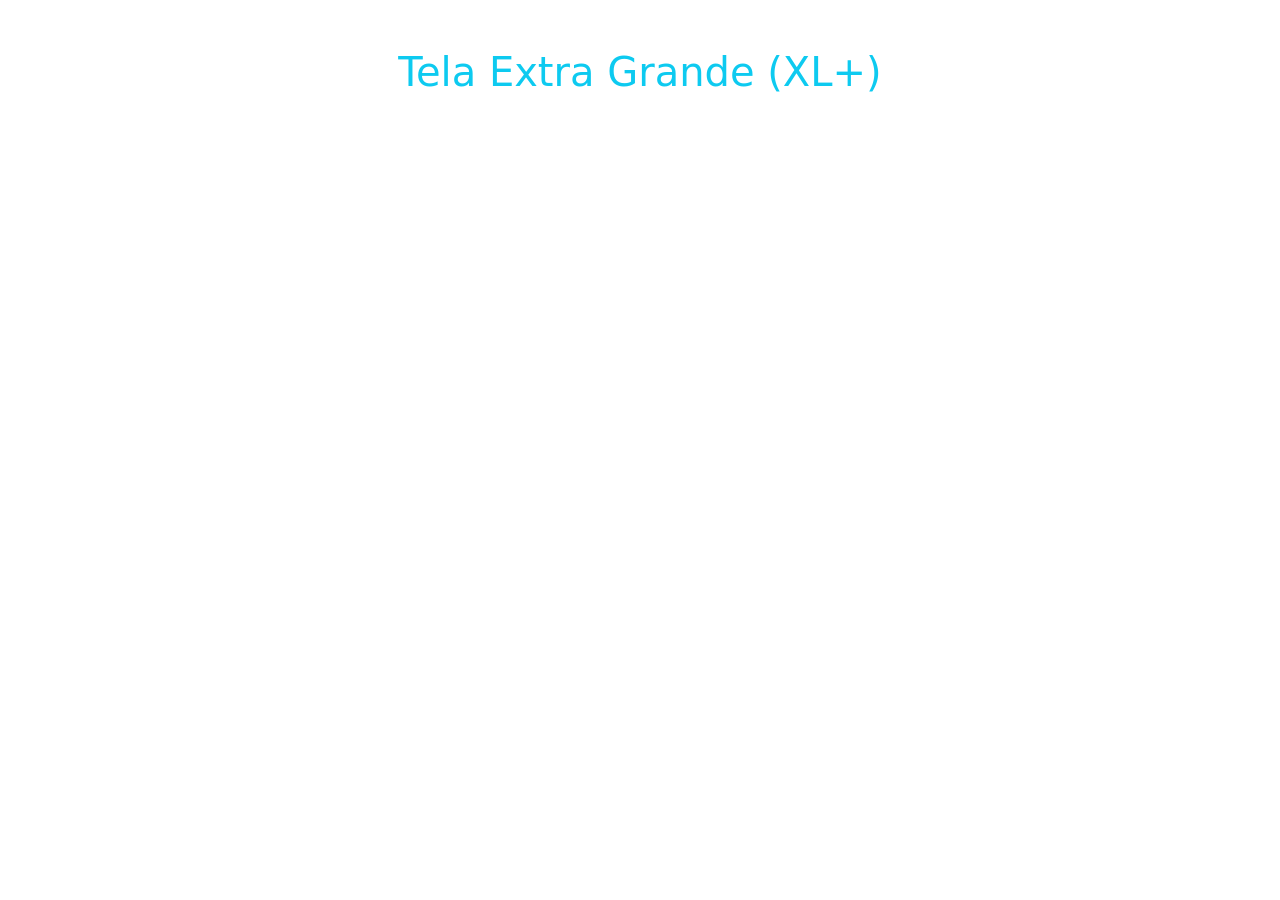
<file: Bootstrap/aula01.5/index.html>
<!DOCTYPE html>
<html lang="en">
<head>
    <meta charset="UTF-8">
    <meta name="viewport" content="width=device-width, initial-scale=1.0">
    <title>Aula 02</title>
    <link href="https://cdn.jsdelivr.net/npm/bootstrap@5.3.8/dist/css/bootstrap.min.css" rel="stylesheet" integrity="sha384-sRIl4kxILFvY47J16cr9ZwB07vP4J8+LH7qKQnuqkuIAvNWLzeN8tE5YBujZqJLB" crossorigin="anonymous">
</head>
<body class="text-center p-5">
    <h1 class="d-block d-sm-none text-danger">Tela Muito Pequena (XS)</h1>
    <h1 class="d-none d-sm-block d-md-none text-primary">Tela Pequena (SM)</h1>
    <h1 class="d-none d-md-block d-lg-none text-success">Tela Média (MD)</h1>
    <h1 class="d-none d-lg-block d-xl-none text-waring">Tela Grande (LG)</h1>
    <h1 class="d-none d-xl-block text-info">Tela Extra Grande (XL+)</h1>
</body>
</html>
</file>
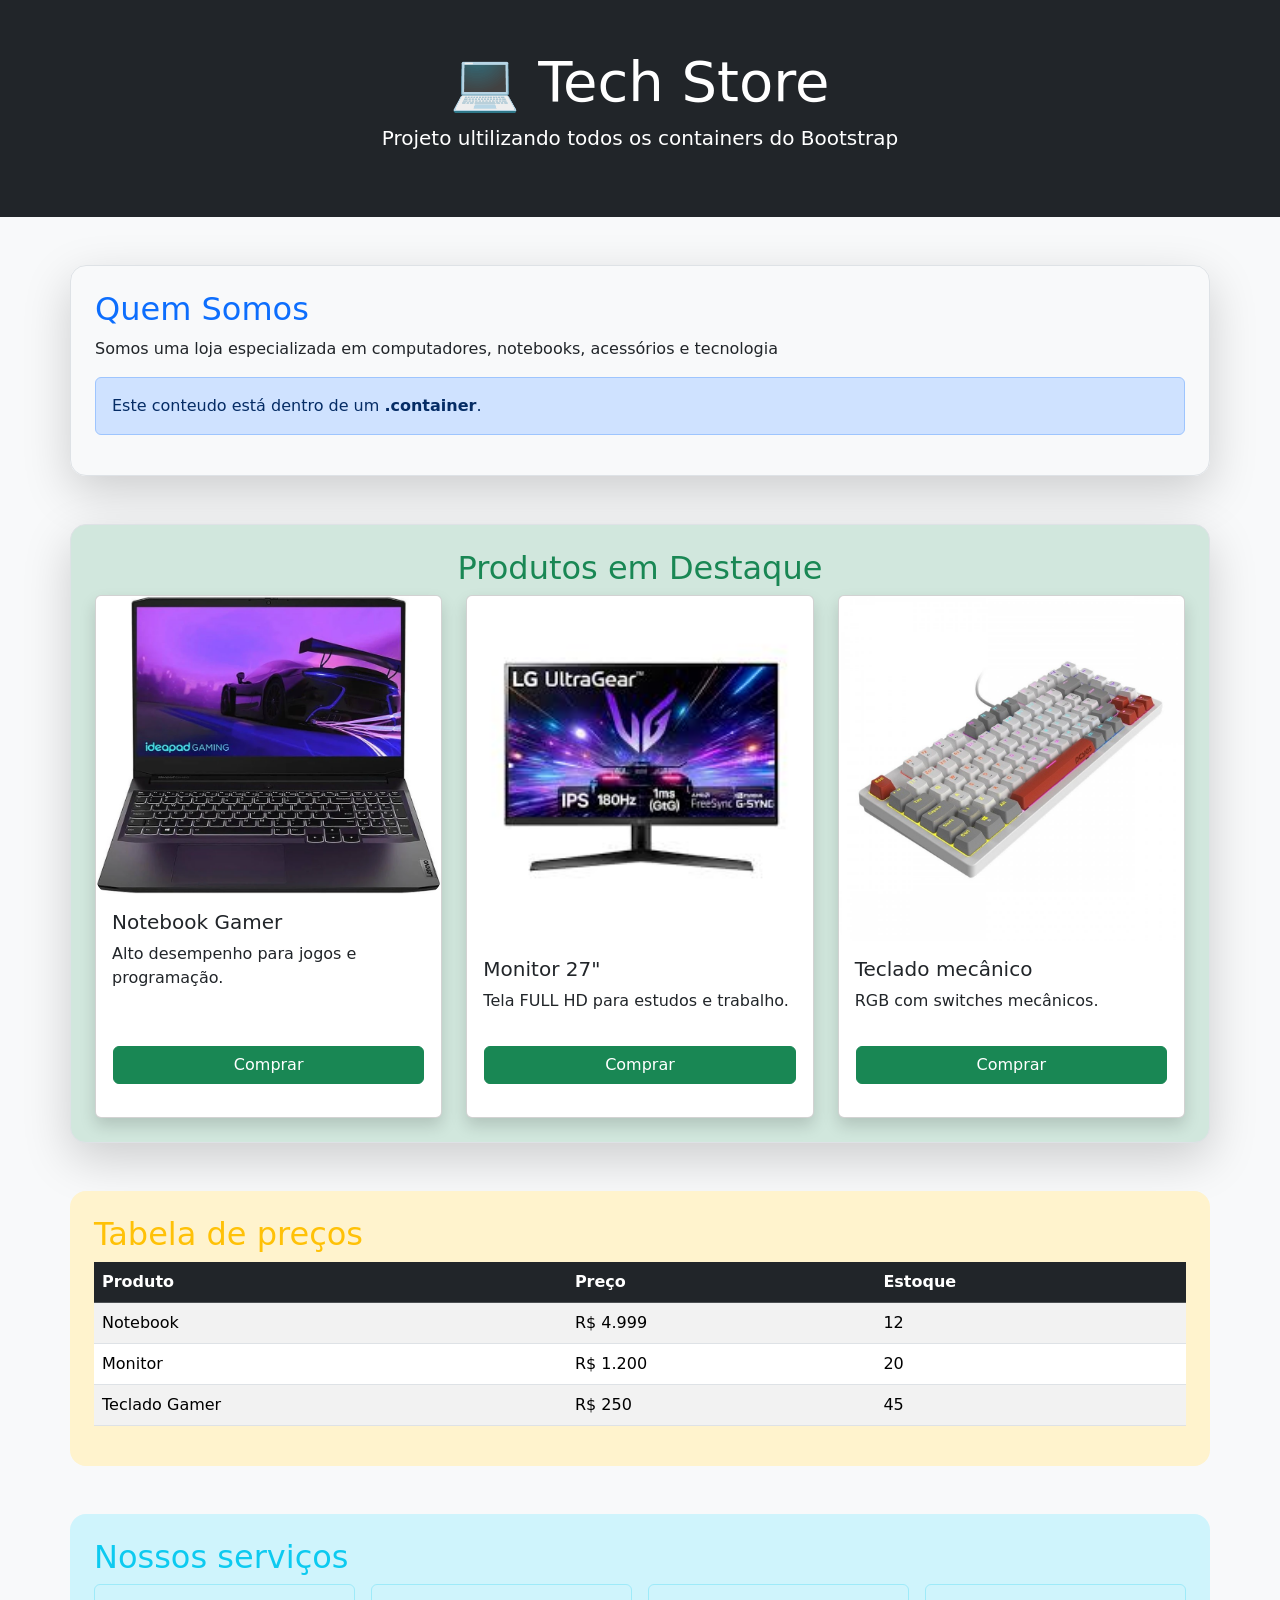
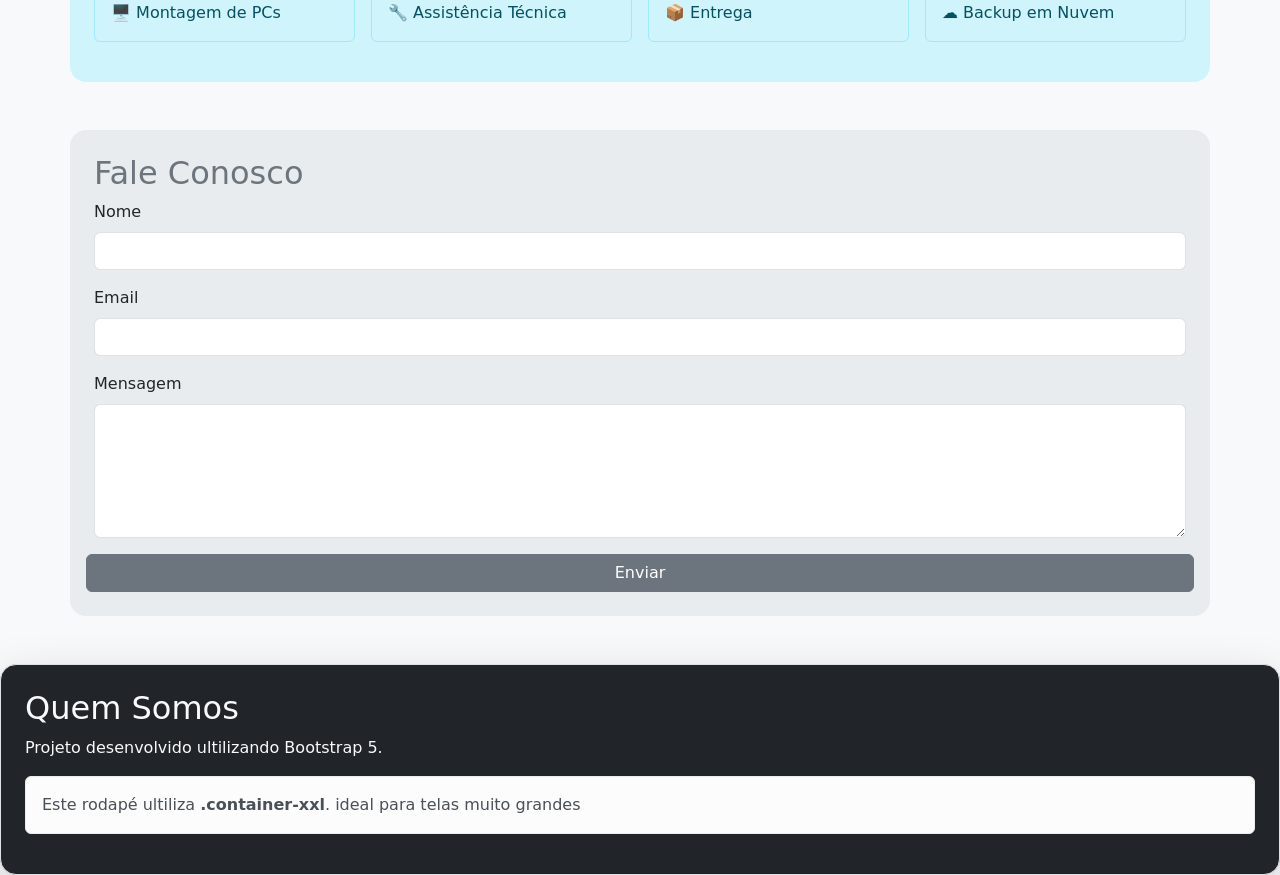
<file: Bootstrap/aula03/index.html>
<!DOCTYPE html>
<html lang="en">
<head>
    <meta charset="UTF-8">
    <meta name="viewport" content="width=device-width, initial-scale=1.0">
    <title>Container</title>
    <link href="https://cdn.jsdelivr.net/npm/bootstrap@5.3.8/dist/css/bootstrap.min.css" rel="stylesheet" integrity="sha384-sRIl4kxILFvY47J16cr9ZwB07vP4J8+LH7qKQnuqkuIAvNWLzeN8tE5YBujZqJLB" crossorigin="anonymous">
</head>
<body class="bg-light">
    <div class="text-center py-5 text-white bg-dark mb-5">
        <h1 class="display-4">💻 Tech Store

        </h1>

        <p class="lead">
            Projeto ultilizando todos os containers do Bootstrap
        </p>
    </div>

    <!--======================= Quem somos ==========================================-->


    <div class="container bg-info-secondary-subtle border  rounded-4 shadow-4 p-4 mb-5 shadow-lg">
        <h2 class="text-primary" > Quem Somos</h2>
        <p class="">Somos uma loja especializada em computadores, notebooks, acessórios e tecnologia</p>
        
        <div class="alert alert-primary">
            Este conteudo está dentro de um <b>.container</b>.  <br>
        </div>
    </div>













    <!--======================= Quem somos ==========================================-->



    <div class="container bg-success-subtle border  rounded-4 shadow-4 p-4 mb-5 shadow-lg ">
        <h2 class="text-success text-center" > Produtos em Destaque</h2>
        <div class="row g-4">
                <!-- card  -->
            <div class="col-12 col-md-6 col-lg-4">
                
                <div class="card h-100 shadow">
                    <img class="rounded-4" src="./img/shopping.webp" alt="">
                    <div class="card-body">
                        <h5 class="card-title">
                            Notebook Gamer
                        </h5>
                        <p class="card-text">
                            Alto desempenho para jogos e programação.
                        </p>
                    </div>
                    <div class="card bg-white rounded-4 alert ">
                        <button class="btn btn-success w-100" >
                            Comprar
                        </button>
                    </div>
                </div>
            </div>
    <!-- ======================================================================================================= -->
            <div class="col-12 col-md-6 col-lg-4">
                
                <div class="card h-100 shadow">
                    <img class="rounded-4" src="./img/images.jpg" alt="">
                    <div class="card-body">
                        <h5 class="card-title">
                            Monitor 27"
                        </h5>
                        <p class="card-text">
                            Tela FULL HD para estudos e trabalho.
                        </p>
                    </div>
                    <div class="card bg-white rounded-4 alert ">
                        <button class="btn btn-success w-100" >
                            Comprar
                        </button>
                    </div>
                </div>
            </div>
            
        

        <!-- ========================================================================================================== -->
            <div class="col-12 col-md-6 col-lg-4">
                
                <div class="card h-100 shadow">
                    <img class="rounded-4" src="./img/ptkrwg75rd_125187_g.jpg" alt="">
                    <div class="card-body">
                        <h5 class="card-title">
                            Teclado mecânico
                        </h5>
                        <p class="card-text">
                            RGB com switches mecânicos.
                        </p>
                    </div>
                    <div class="card bg-white rounded-4 alert ">
                        <button class="btn btn-success w-100" >
                            Comprar
                        </button>
                    </div>
                </div>
            </div>
            
    
        </div>
            
    </div>


<!-- ====================================Tabela de produtos===================================================== -->
    <div class="container-sm bg-warning-subtle rounded-4 shadow-4 p-4 mb-5">
        <h2 class="text-warning" > Tabela de preços</h2>
        
        <table class="table table-striped bg-white">
          <thead class="table-dark">
            <tr>
              <th>Produto</th>
              <th>Preço</th>
              <th>Estoque</th>
            </tr>
          </thead>
          <tbody>
            <tr><td>Notebook</td><td>R$ 4.999</td><td>12</td></tr>
            <tr><td>Monitor</td><td>R$ 1.200</td><td>20</td></tr>
            <tr><td>Teclado Gamer</td><td>R$ 250</td><td>45</td></tr>
          </tbody>
        </table>
        
    </div>

<!-- ================================================================================== -->
<div class="container bg-info-subtle rounded-4 p-4 mb-5">
    <h2 class="text-info">Nossos serviços</h2>

    <div class="row g-3">
        <div class="col-12 col-md-6 col-lg-3">
            <div class="alert alert-info">
                🖥️ Montagem de PCs
            </div>
        </div>

        <div class="col-12 col-md-6 col-lg-3">
            <div class="alert alert-info">
                🔧 Assistência Técnica
            </div>
        </div>

        <div class="col-12 col-md-6 col-lg-3">
            <div class="alert alert-info">
                📦 Entrega
            </div>
        </div>

        <div class="col-12 col-md-6 col-lg-3">
            <div class="alert alert-info">
                ☁️ Backup em Nuvem
            </div>
        </div>
    </div>
</div>


<!-- -------------------------------------------------------------------------------- -->

<div class="container bg-body-secondary rounded-4 p-4 mb-5">
    <h2 class="text-secondary">Fale Conosco</h2>

    <div class="row g-3">
        <div class="">
            <label class="form-label">Nome</label>
            <input type="text" class="form-control">
        </div>

        <div class="">
            <label class="form-label">Email</label>
            <input type="email" class="form-control">
        </div>

        <div class="">
            <label class="form-label">Mensagem</label>
            <textarea class="form-control" rows="5"></textarea>
        </div>
        <button type="submit" class="btn btn-secondary">Enviar</button>

        
    </div>
</div>

<div class="container-xxl bg-dark border  rounded-4 shadow-4 p-4  shadow-lg">
    <h2 class="text-light" > Quem Somos</h2>
    <p class="text-light">Projeto desenvolvido ultilizando Bootstrap 5.</p>
    
    <div class="alert alert-light">
        Este rodapé ultiliza <b>.container-xxl</b>. ideal para telas muito grandes  <br>
    </div>
</div>







</body>
</html>
</file>
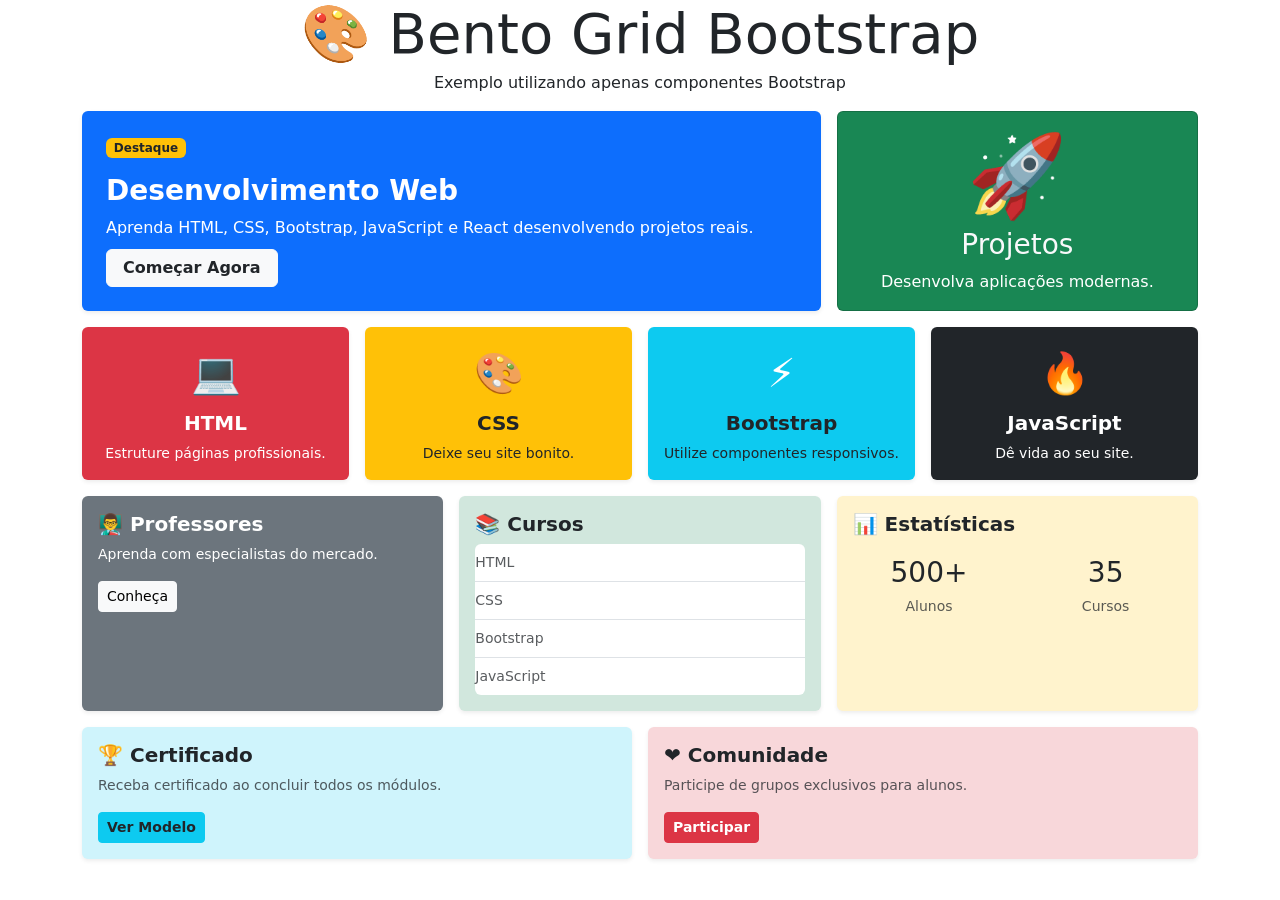
<file: Bootstrap/aula05/index.html>
<!DOCTYPE html>
<html lang="en">
<head>
    <meta charset="UTF-8">
    <meta name="viewport" content="width=device-width, initial-scale=1.0">
    <title>Bento Grid Bootstrap</title>
    <link href="https://cdn.jsdelivr.net/npm/bootstrap@5.3.8/dist/css/bootstrap.min.css" rel="stylesheet" integrity="sha384-sRIl4kxILFvY47J16cr9ZwB07vP4J8+LH7qKQnuqkuIAvNWLzeN8tE5YBujZqJLB" crossorigin="anonymous">
    
</head>
<body>

    <div class="container">

        <h1 class="text-center text-dark display-4 mb-1">
            🎨 Bento Grid Bootstrap
        </h1>

        <p class="text-center mb-3">
            Exemplo utilizando apenas componentes Bootstrap
        </p>


        <!-- Destaque e Projetos -->
        <div class="row g-3 mb-3">

            <div class="col-md-8">
                <div class="card bg-primary text-white p-4 h-100  border-0 shadow-sm d-flex flex-column justify-content-between">
                    <div>
                        <span class="badge bg-warning text-dark mb-3">Destaque</span>
                        <h3 class="card-title fw-bold">Desenvolvimento Web</h3>
                        <p class="card-text">Aprenda HTML, CSS, Bootstrap, JavaScript e React desenvolvendo projetos reais.</p>
                    </div>
                    <div>
                        <a href="#" class="btn btn-light text-dark fw-bold  px-3">Começar Agora</a>
                    </div>
                </div>
            </div>

            <div class="col-md-4">
                <div class="card bg-success rounded-2 p-3 h-100">

                    <h2 class="text-center display-1 mb-1">
                        🚀
                    </h2>

                    <h3 class="text-center text-light">
                        Projetos
                    </h3>

                    <p class="text-white text-center mb-0">
                        Desenvolva aplicações modernas.
                    </p>

                </div>
            </div>

        </div>


        <!-- HTML, CSS, Bootstrap e JavaScript -->
        <div class="row g-3 mb-3">

            <div class="col-6 col-md-3">
                <div class="card bg-danger text-white p-3 h-100 border-0 shadow-sm text-center">

                    <div class="fs-1">💻</div>

                    <h4 class="h5 fw-bold mt-2">
                        HTML
                    </h4>

                    <p class="small mb-0">
                        Estruture páginas profissionais.
                    </p>

                </div>
            </div>


            <div class="col-6 col-md-3">
                <div class="card bg-warning text-dark p-3 h-100 border-0 shadow-sm text-center">

                    <div class="fs-1">🎨</div>

                    <h4 class="h5 fw-bold mt-2">
                        CSS
                    </h4>

                    <p class="small mb-0">
                        Deixe seu site bonito.
                    </p>

                </div>
            </div>


            <div class="col-6 col-md-3">
                <div class="card bg-info text-white p-3 h-100 border-0 shadow-sm text-center">

                    <div class="fs-1">⚡</div>

                    <h4 class="h5 text-dark fw-bold mt-2">
                        Bootstrap
                    </h4>

                    <p class="small text-dark mb-0">
                        Utilize componentes responsivos.
                    </p>

                </div>
            </div>


            <div class="col-6 col-md-3">
                <div class="card bg-dark text-white p-3 h-100 border-0 shadow-sm text-center">

                    <div class="fs-1">🔥</div>

                    <h4 class="h5 fw-bold mt-2">
                        JavaScript
                    </h4>

                    <p class="small mb-0">
                        Dê vida ao seu site.
                    </p>

                </div>
            </div>

        </div>


        <!-- Professores, Cursos e Estatísticas -->
        <div class="row g-3 mb-3">

            <div class="col-md-4">
                <div class="card bg-secondary text-white p-3 h-100 border-0 shadow-sm">

                    <h3 class="h5 fw-bold mb-2">
                        👨‍🏫 Professores
                    </h3>

                    <p class="small">
                        Aprenda com especialistas do mercado.
                    </p>

                    <div>
                        <a href="#" class="btn btn-light btn-sm">
                        Conheça
                        </a>
                    </div>

                </div>
            </div>


            <div class="col-md-4">
                <div class="card bg-success-subtle p-3 h-100 border-0 shadow-sm">

                    <h3 class="h5 fw-bold mb-2">
                        📚 Cursos
                    </h3>

                    <ul class="list-group list-group-flush small rounded-2">

                        <li class="list-group-item px-0 text-muted">
                            HTML
                        </li>

                        <li class="list-group-item px-0 text-muted">
                            CSS
                        </li>

                        <li class="list-group-item px-0 text-muted">
                            Bootstrap
                        </li>

                        <li class="list-group-item px-0 text-muted border-0">
                            JavaScript
                        </li>

                    </ul>

                </div>
            </div>


            <div class="col-md-4">
                <div class="card bg-warning-subtle text-dark p-3 h-100 border-0 shadow-sm">

                    <h3 class="h5 fw-bold mb-3">
                        📊 Estatísticas
                    </h3>

                    <div class="row text-center">

                        <div class="col-6">
                            <span class="fs-3 d-block">
                                500+
                            </span>

                            <small class="text-muted">
                                Alunos
                            </small>
                        </div>

                        <div class="col-6">
                            <span class="fs-3 d-block">
                                35
                            </span>

                            <small class="text-muted">
                                Cursos
                            </small>
                        </div>

                    </div>

                </div>
            </div>

        </div>


        <!-- Certificado e Comunidade -->
        <div class="row g-3 mb-4">

            <div class="col-md-6">
                <div class="card bg-info-subtle text-dark p-3 h-100 border-0 shadow-sm">

                    <h3 class="h5 fw-bold">
                        🏆 Certificado
                    </h3>

                    <p class="small text-muted">
                        Receba certificado ao concluir todos os módulos.
                    </p>

                    <div>
                        <a href="#" class="btn btn-info text-dark btn-sm fw-bold">
                        Ver Modelo
                        </a>
                    </div>

                </div>
            </div>


            <div class="col-md-6">
                <div class="card bg-danger-subtle text-dark p-3 h-100 border-0 shadow-sm">

                    <h3 class="h5 fw-bold">
                        ❤️ Comunidade
                    </h3>

                    <p class="small text-muted">
                        Participe de grupos exclusivos para alunos.
                    </p>
                    <div>
                        <a href="#" class="btn btn-danger btn-sm fw-bold">
                        Participar
                        </a>
                    </div>
                    

                </div>
            </div>

        </div>

    </div>

</body>

</html>
</file>
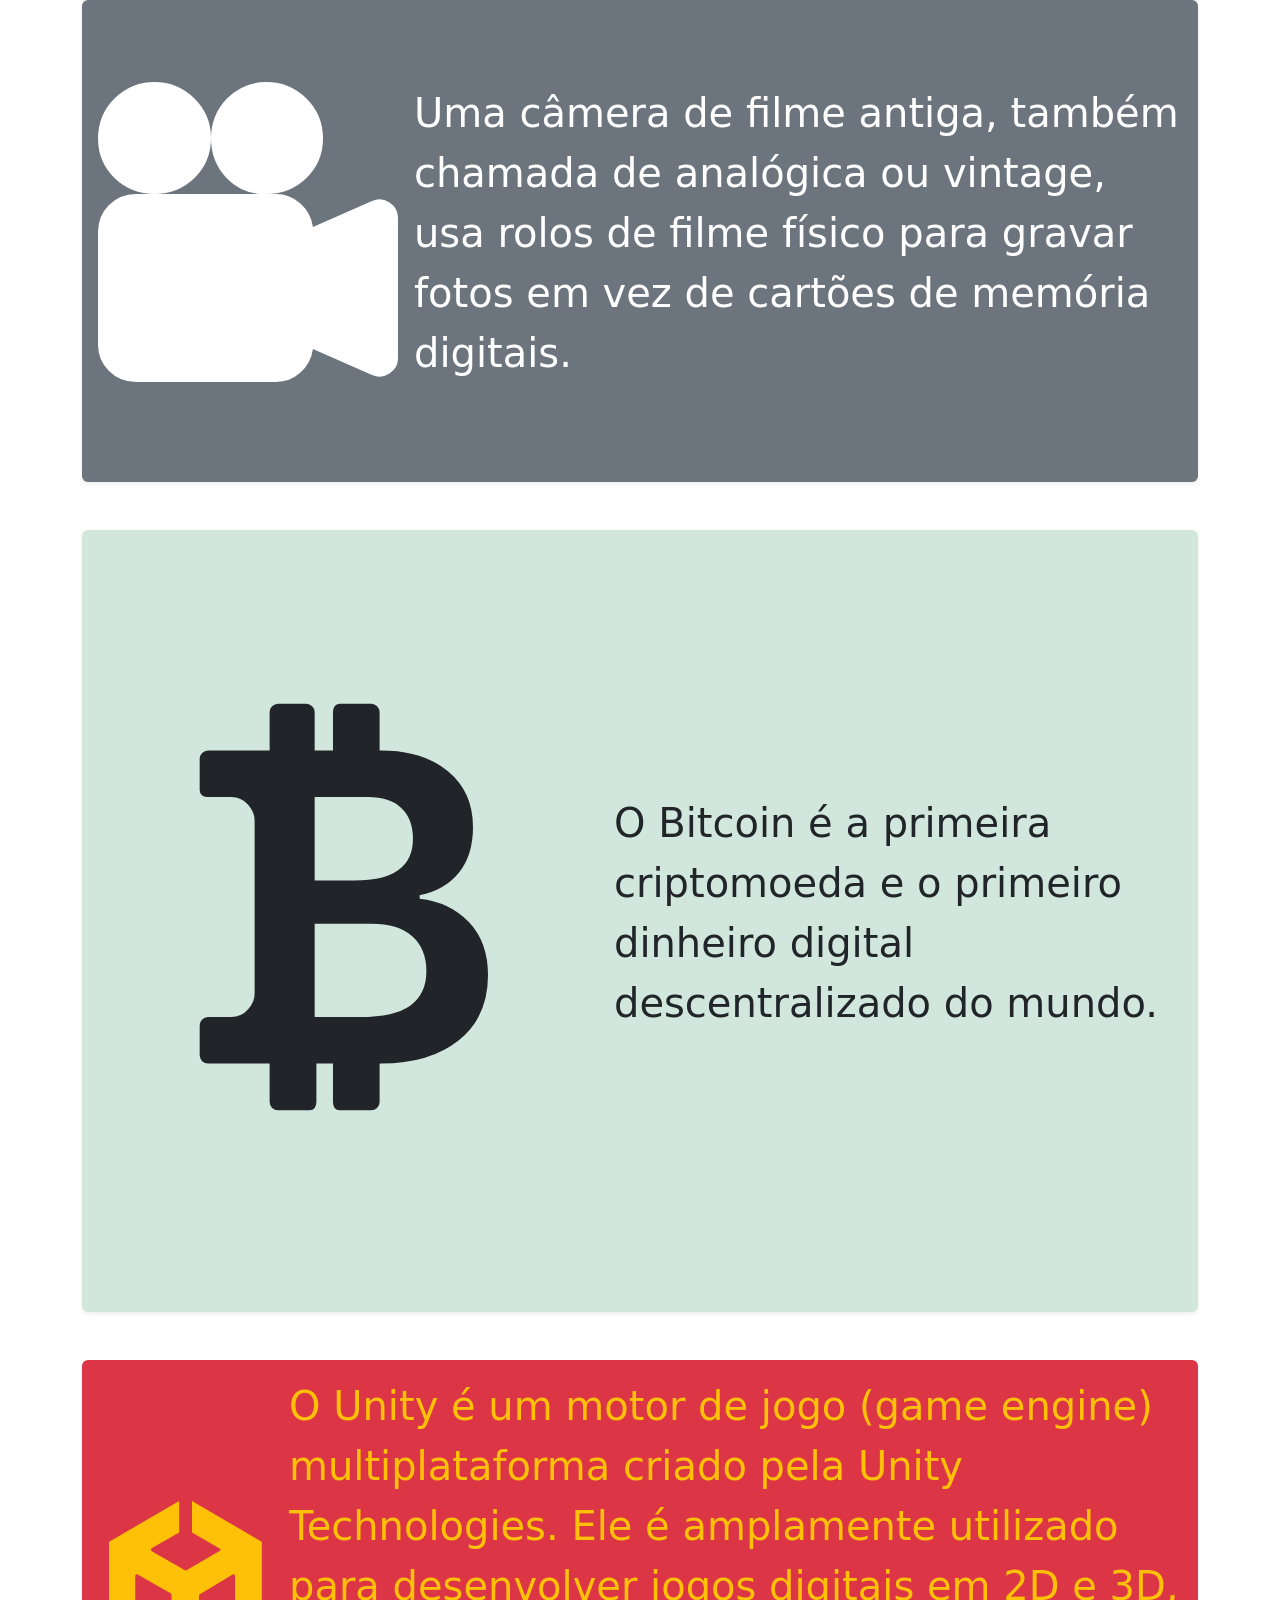
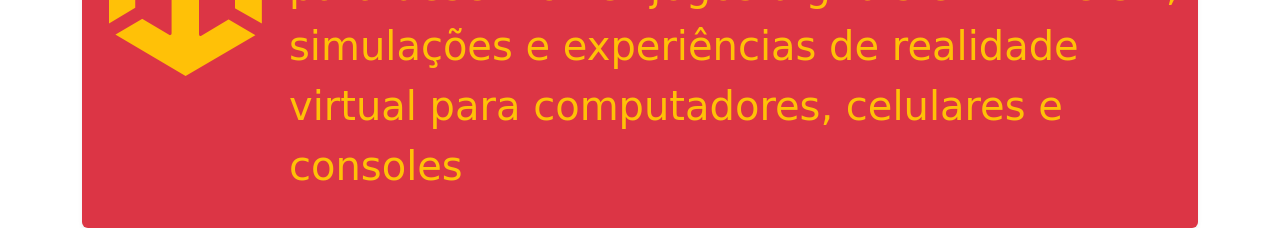
<file: Bootstrap/aula07/index.html>
<!DOCTYPE html>
<html lang="en">
<head>
    <meta charset="UTF-8">
    <meta name="viewport" content="width=device-width, initial-scale=1.0">
    <title>Aula 07</title>
    <link href="https://cdn.jsdelivr.net/npm/bootstrap@5.3.8/dist/css/bootstrap.min.css" rel="stylesheet" integrity="sha384-sRIl4kxILFvY47J16cr9ZwB07vP4J8+LH7qKQnuqkuIAvNWLzeN8tE5YBujZqJLB" crossorigin="anonymous">

    <script src="https://cdn.jsdelivr.net/npm/bootstrap@5.3.8/dist/js/bootstrap.bundle.min.js" integrity="sha384-FKyoEForCGlyvwx9Hj09JcYn3nv7wiPVlz7YYwJrWVcXK/BmnVDxM+D2scQbITxI" crossorigin="anonymous" defer></script>

    <link rel="stylesheet" href="https://cdn.jsdelivr.net/npm/bootstrap-icons@1.13.1/font/bootstrap-icons.min.css">

    <link rel="stylesheet" href="./style.css">
</head>
<body>
    <div class="container">
        <div class="row">

            <div class="col">
                <div class="card bg-secondary text-white p-3  border-0 shadow-sm mb-5 d-flex flex-row align-items-center gap-3">

                    <i class="bi bi-camera-reels-fill"></i>
                    <p class="a">Uma câmera de filme antiga, também chamada de analógica ou vintage, usa rolos de filme físico para gravar fotos em vez de cartões de memória digitais. </p>

                </div>

                <div class="card bg-success-subtle p-3  border-0 shadow-sm mb-5 d-flex flex-row align-items-center gap-3">

                    <i class="bi bi-currency-bitcoin"></i>
                    <p class="a">O Bitcoin é a primeira criptomoeda e o primeiro dinheiro digital descentralizado do mundo.</p>

                </div>

                <div class="card bg-danger text-warning p-3  border-0 shadow-sm mb5 d-flex flex-row align-items-center gap-3">

                    <i class="bi bi-unity"></i>
                    <p class="a">O Unity é um motor de jogo (game engine) multiplataforma criado pela Unity Technologies. Ele é amplamente utilizado para desenvolver jogos digitais em 2D e 3D, simulações e experiências de realidade virtual para computadores, celulares e consoles</p>

                </div>
            
            </div>


    </div>

</body>
</html>
</file>
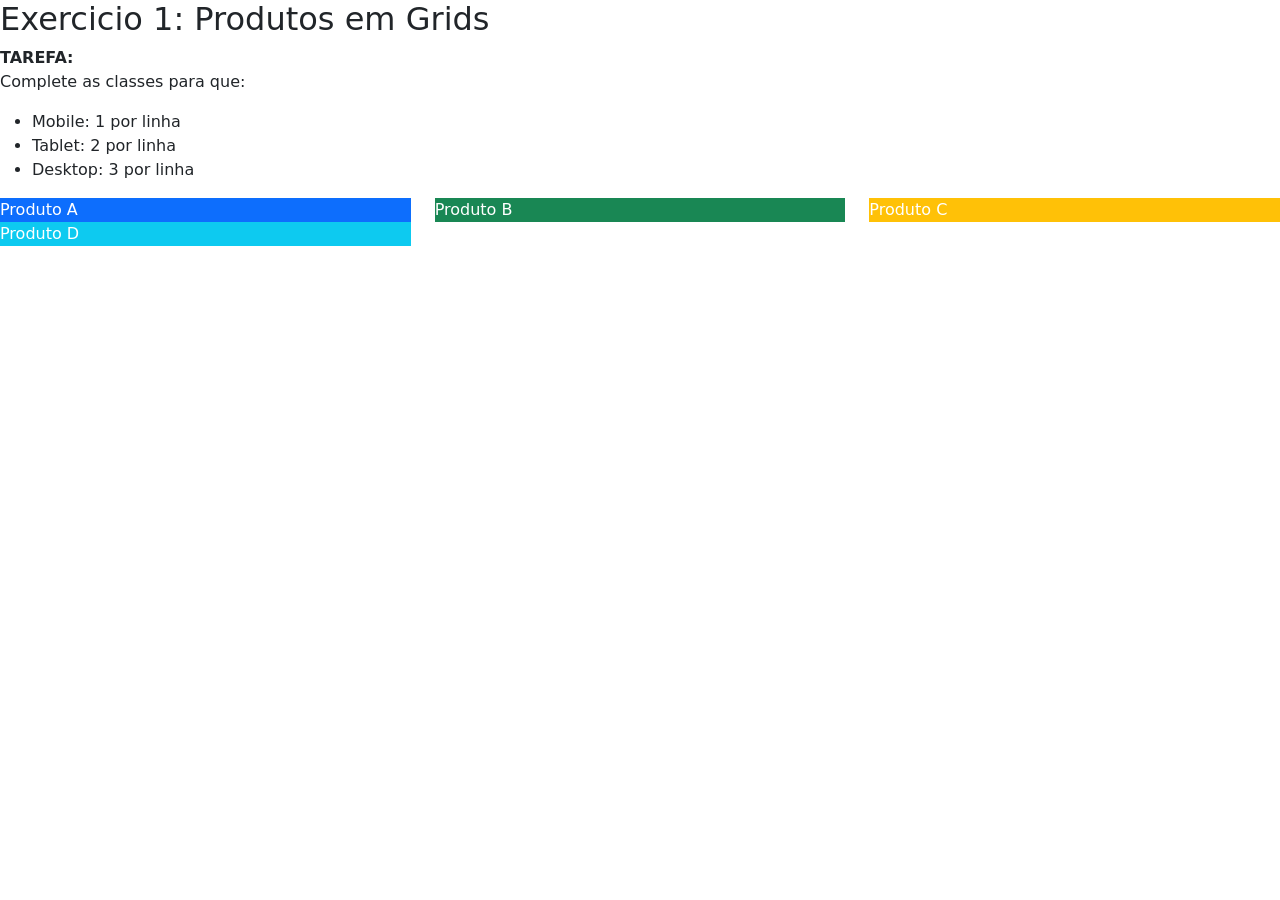
<file: Bootstrap/aula01.5/exercicio-01.html>
<!DOCTYPE html>
<html lang="en">
<head>
    <meta charset="UTF-8">
    <meta name="viewport" content="width=device-width, initial-scale=1.0">
    <title>Exercicio 01</title>
    <link href="https://cdn.jsdelivr.net/npm/bootstrap@5.3.8/dist/css/bootstrap.min.css" rel="stylesheet" integrity="sha384-sRIl4kxILFvY47J16cr9ZwB07vP4J8+LH7qKQnuqkuIAvNWLzeN8tE5YBujZqJLB" crossorigin="anonymous">
</head>
<body>
    
    <div class="exercise">

        <h2>Exercicio 1: Produtos em Grids</h2>
        <div class="task">
            <strong>TAREFA:</strong>
            <P>Complete as classes para que:</P>
            <ul>
                <li>Mobile: 1 por linha</li>
                <li>Tablet: 2 por linha</li>
                <li>Desktop: 3 por linha</li>
            </ul>
        </div>
        <div class="row">
            <div class="col-12 col-md-6 col-lg-4">
                <div class="box bg-primary text-white">
                    Produto A 
                </div>

            </div>
            <div class="col-12 col-md-6 col-lg-4">
                <div class="box bg-success text-white">
                    Produto B 
                </div>

            </div>
            <div class="col-12 col-md-6 col-lg-4">
                <div class="box bg-warning text-white">
                    Produto C 
                </div>

            </div>
            <div class="col-12 col-md-6 col-lg-4">
                <div class="box bg-info text-white">
                    Produto D 
                </div>

            </div>
            <div class="col-12 col-md-6 col-lg-4">
                <div class="box bg-secundary text-white">
                    Produto E 
                </div>

            </div>
        </div>

    </div>

</body>
</html>
</file>
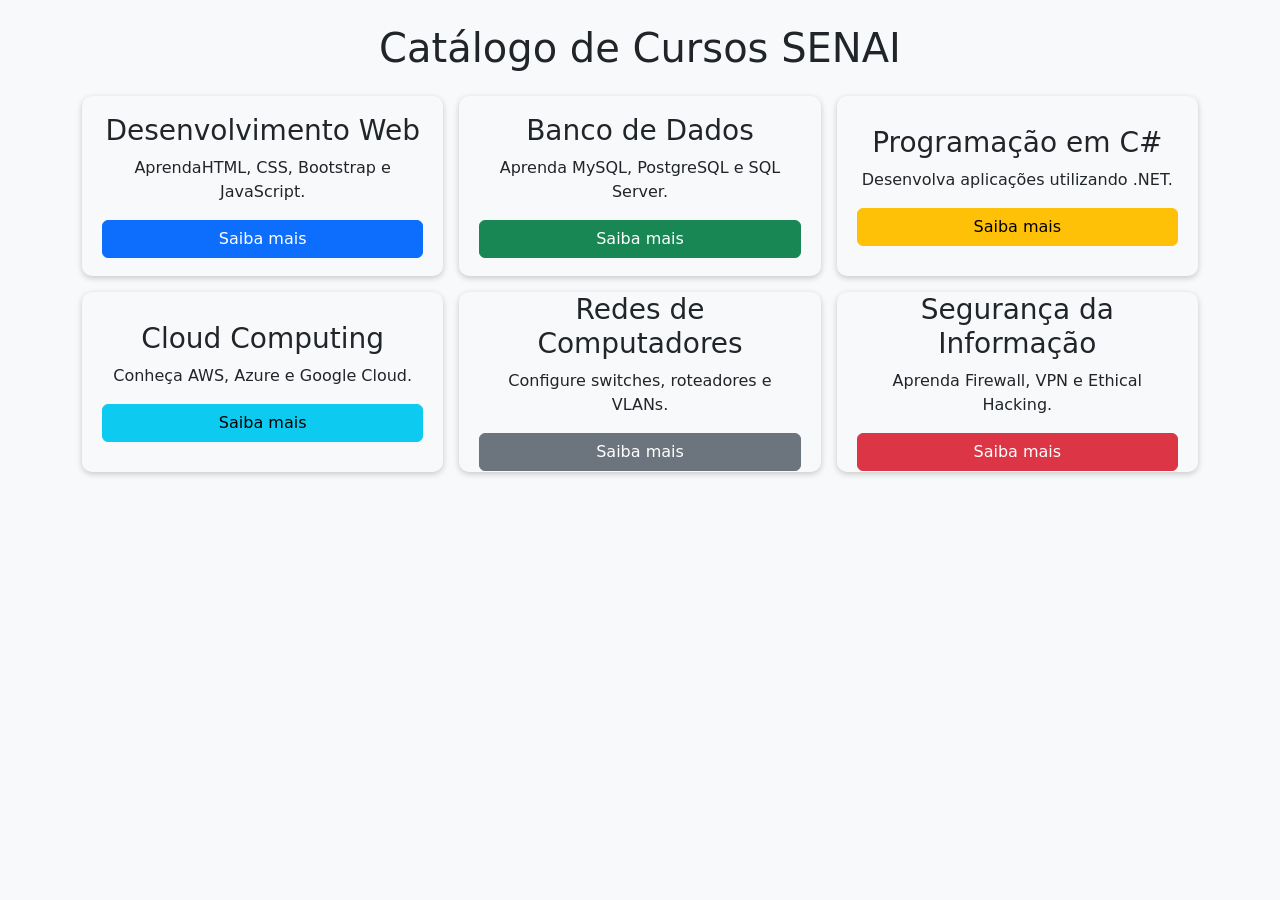
<file: Bootstrap/aula01.5/gridresponsivos.html>
<!DOCTYPE html>
<html lang="pt-BR">
<head>
    <meta charset="UTF-8">
    <meta name="viewport" content="width=device-width, initial-scale=1.0">
    <title>Produtos Responsivos</title>

    <link href="https://cdn.jsdelivr.net/npm/bootstrap@5.3.8/dist/css/bootstrap.min.css" rel="stylesheet" integrity="sha384-sRIl4kxILFvY47J16cr9ZwB07vP4J8+LH7qKQnuqkuIAvNWLzeN8tE5YBujZqJLB" crossorigin="anonymous">
    
  <style>
        body {
            background-color: #f8f9fa;
        }

        .box {
            height: 180px;
            border-radius: 10px;
            padding: 20px;
            text-align: center;
            display: flex;
            flex-direction: column;
            justify-content: center;
            box-shadow: 0 2px 6px rgba(0,0,0,0.2);
        }
    </style>


<div class="container py-4">
    <h1 class="text-center mb-4">Catálogo de Cursos SENAI</h1>

    <div class="row g-3">

        <div class="col-12 col-md-6 col-lg-4">
            <div class="box bg-light text-dark">
                <h3>Desenvolvimento Web</h3>
                <p>AprendaHTML, CSS, Bootstrap e JavaScript.</p>
                <button class="btn btn-primary">Saiba mais</button>
            </div>
        </div>

        <div class="col-12 col-md-6 col-lg-4">
            <div class="box bg-light text-dark">
                <h3>Banco de Dados</h3>
                <p>Aprenda MySQL, PostgreSQL e SQL Server.</p>
                <button class="btn btn-success">Saiba mais</button>
            </div>
        </div>

        <div class="col-12 col-md-6 col-lg-4">
            <div class="box bg-light text-dark">
                <h3>Programação em C#</h3>
                <p>Desenvolva aplicações utilizando .NET.</p>
                <button class="btn btn-warning">Saiba mais</button>
            </div>
        </div>

        <div class="col-12 col-md-6 col-lg-4">
            <div class="box bg-light text-dark">
                <h3>Cloud Computing</h3>
                <p>Conheça AWS, Azure e Google Cloud.</p>
                <button class="btn btn-info">Saiba mais</button>
            </div>
        </div>

        <div class="col-12 col-md-6 col-lg-4">
            <div class="box bg-light text-dark">
                <h3>Redes de Computadores</h3>
                <p>Configure switches, roteadores e VLANs.</p>
                <button class="btn btn-secondary">Saiba mais</button>
            </div>
        </div>

        <div class="col-12 col-md-6 col-lg-4">
            <div class="box bg-light text-dark">
                <h3>Segurança da Informação</h3>
                <p>Aprenda Firewall, VPN e Ethical Hacking.</p>
                <button class="btn btn-danger">Saiba mais</button>
            </div>
        </div>

    </div>
</div>


</body>
</html>
</file>
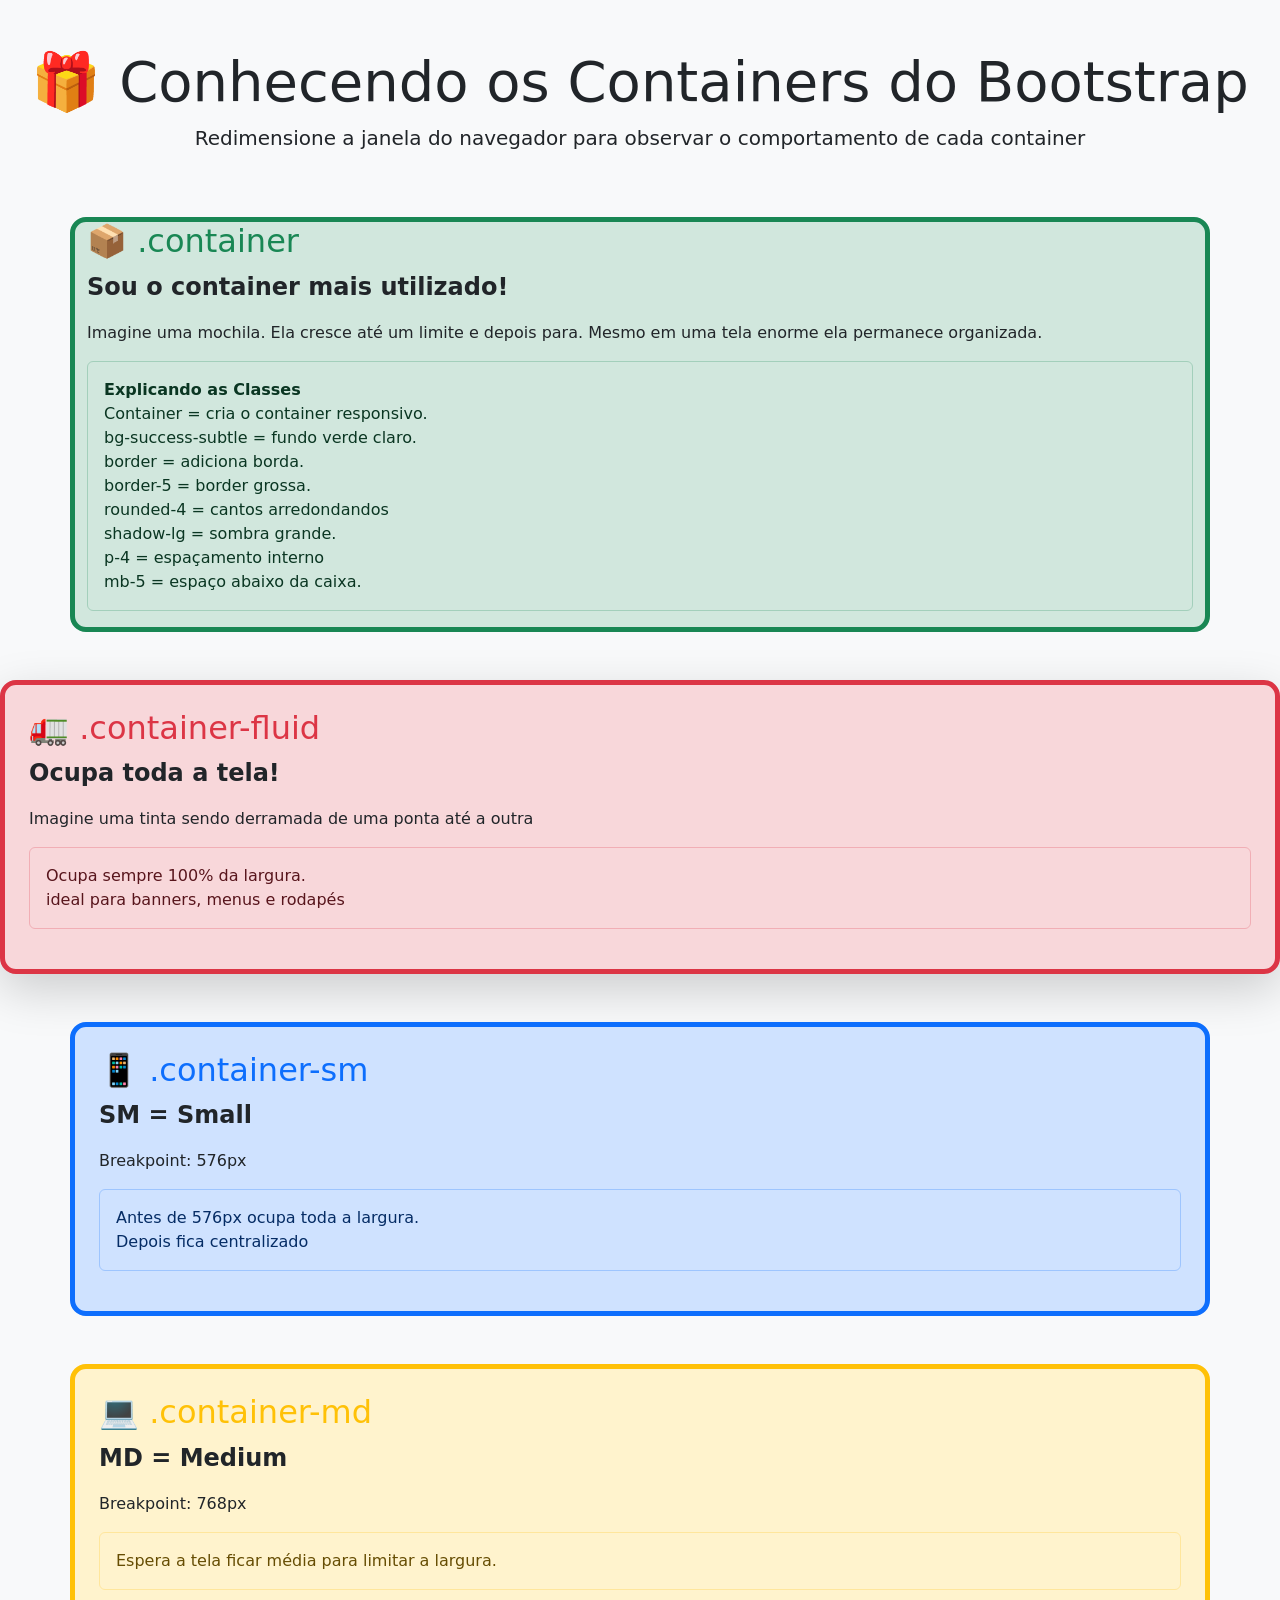
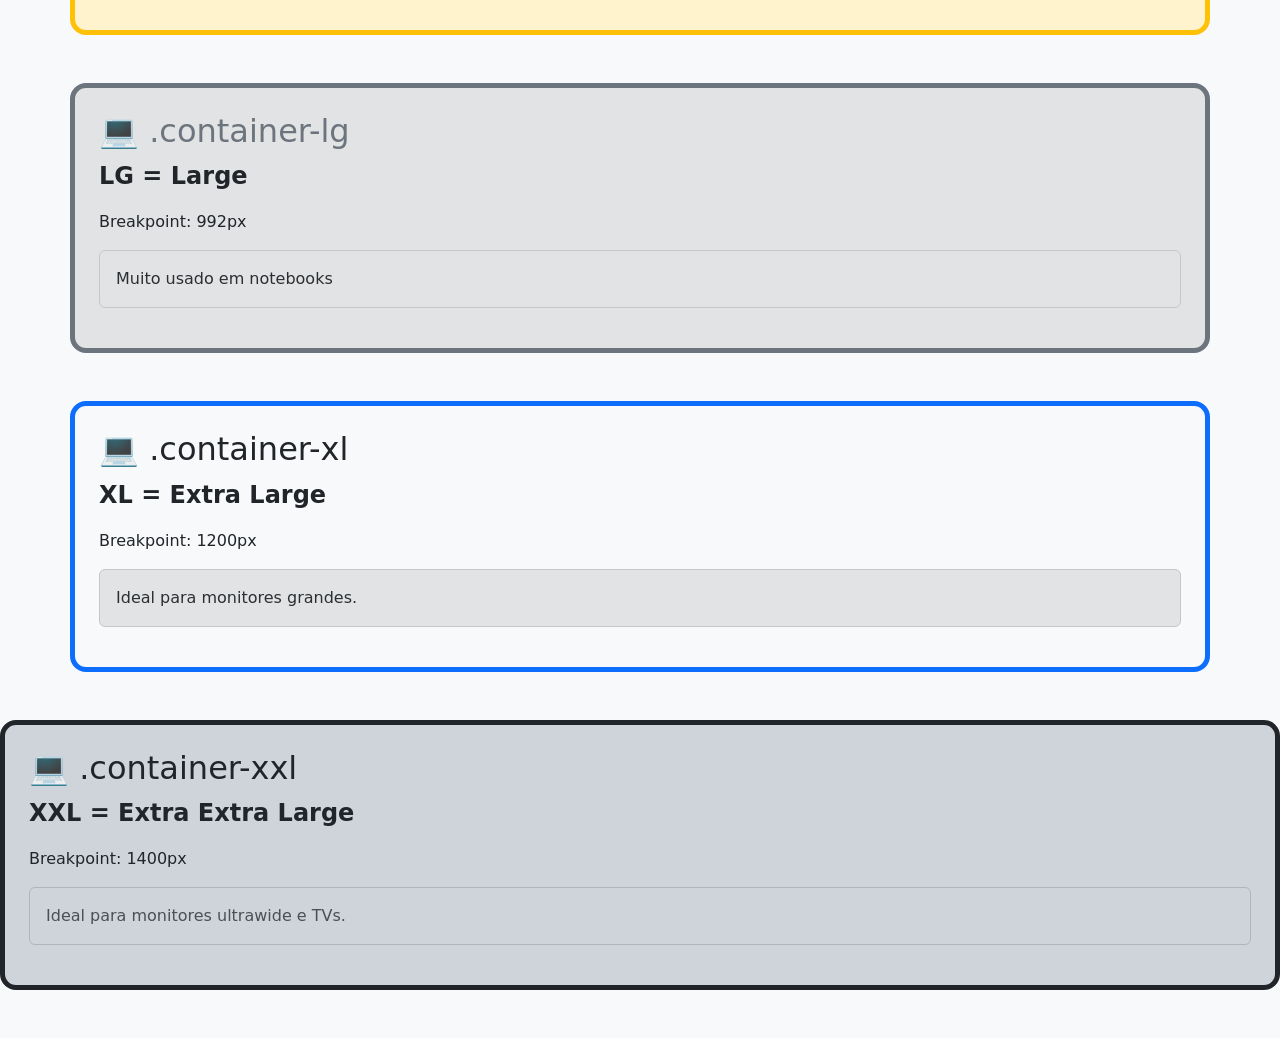
<file: Bootstrap/aula02/containe.html>
<!DOCTYPE html>
<html lang="en">
<head>
    <meta charset="UTF-8">
    <meta name="viewport" content="width=device-width, initial-scale=1.0">
    <title>Aula Bootstrap - Containers</title>
    <link href="https://cdn.jsdelivr.net/npm/bootstrap@5.3.8/dist/css/bootstrap.min.css" rel="stylesheet" integrity="sha384-sRIl4kxILFvY47J16cr9ZwB07vP4J8+LH7qKQnuqkuIAvNWLzeN8tE5YBujZqJLB" crossorigin="anonymous">
</head>
<body class="bg-light">
    <div class="text-center py-5">
        <h1 class="display-4">🎁 Conhecendo os Containers do Bootstrap</h1>

        <p class="lead">
            Redimensione a janela do navegador para observar o comportamento de cada container
        </p>
    </div>

    <!-- ============================== CONTAINER ============================== -->

    <div class="container bg-success-subtle border border-success border-5 rounded-4 shadow-4 shadow-lgp-4 mb-5">
        <h2 class="text-success">📦 .container</h2>
        <p class="fs-4 fw-bold">Sou o container mais utilizado!</p>
        <p>
            Imagine uma mochila. Ela cresce até um limite e depois para. Mesmo em uma tela enorme ela permanece organizada.
        </p>
        <div class="alert alert-success">
            <strong>Explicando as Classes</strong><br>
            Container = cria o container responsivo. <br>
            bg-success-subtle = fundo verde claro. <br>
            border = adiciona borda. <br>
            border-5 = border grossa. <br>
            rounded-4 = cantos arredondandos <br>
            shadow-lg = sombra grande. <br>
            p-4 = espaçamento interno <br>
            mb-5 = espaço abaixo da caixa.
        </div>
    </div>

    <!-- ============================== CONTAINER FLUID ============================== -->

    <div class="container-fluid bg-danger-subtle border border-danger border-5 rounded-4 shadow-lg p-4 mb-5">
        <h2 class="text-danger">🚛 .container-fluid</h2>
        <p class="fs-4 fw-bold">Ocupa toda a tela!</p>
        <p>Imagine uma tinta sendo derramada de uma ponta até a outra</p>
        <div class="alert alert-danger">
            Ocupa sempre 100% da largura. <br>
            ideal para banners, menus e rodapés
        </div>
    </div>

    <!-- ============================== CONTAINER RESPONSIVOS ============================== -->
    
    <div class="container-sm bg-primary-subtle border border-primary border-5 rounded-4 shadow-4 p-4 mb-5">
        <h2 class="text-primary">📱 .container-sm</h2>
        <p class="fs-4 fw-bold">SM = Small</p>
        <p>Breakpoint: 576px</p>
        <div class="alert alert-primary">
            Antes de 576px ocupa toda a largura. <br>
            Depois fica centralizado 
        </div>
    </div>

    <div class="container-md bg-warning-subtle border border-warning border-5 rounded-4 shadow-4 p-4 mb-5">
        <h2 class="text-warning">💻 .container-md</h2>
        <p class="fs-4 fw-bold">MD = Medium</p>
        <p>Breakpoint: 768px</p>
        <div class="alert alert-warning">
            Espera a tela ficar média para limitar a largura.
        </div>
    </div>

    <div class="container-lg bg-secondary-subtle border border-secondary border-5 rounded-4 shadow-4 p-4 mb-5">
        <h2 class="text-secondary">💻 .container-lg</h2>
        <p class="fs-4 fw-bold">LG = Large</p>
        <p>Breakpoint: 992px</p>
        <div class="alert alert-secondary">
            Muito usado em notebooks
        </div>
    </div>

    <div class="container-xl bg-info-secondary-subtle border border-primary border-5 rounded-4 shadow-4 p-4 mb-5">
        <h2 class="text-info-secondary">💻 .container-xl</h2>
        <p class="fs-4 fw-bold">XL = Extra Large</p>
        <p>Breakpoint: 1200px</p>
        <div class="alert alert-secondary">
            Ideal para monitores grandes.
        </div>
    </div>

    <div class="container-xxl bg-dark-subtle border border-dark border-5 rounded-4 shadow-4 p-4 mb-5">
        <h2 class="text-dark">💻 .container-xxl</h2>
        <p class="fs-4 fw-bold">XXL = Extra Extra Large</p>
        <p>Breakpoint: 1400px</p>
        <div class="alert alert-dark">
            Ideal para monitores ultrawide e TVs.
        </div>
    </div>

    
</body>
</html>
</file>
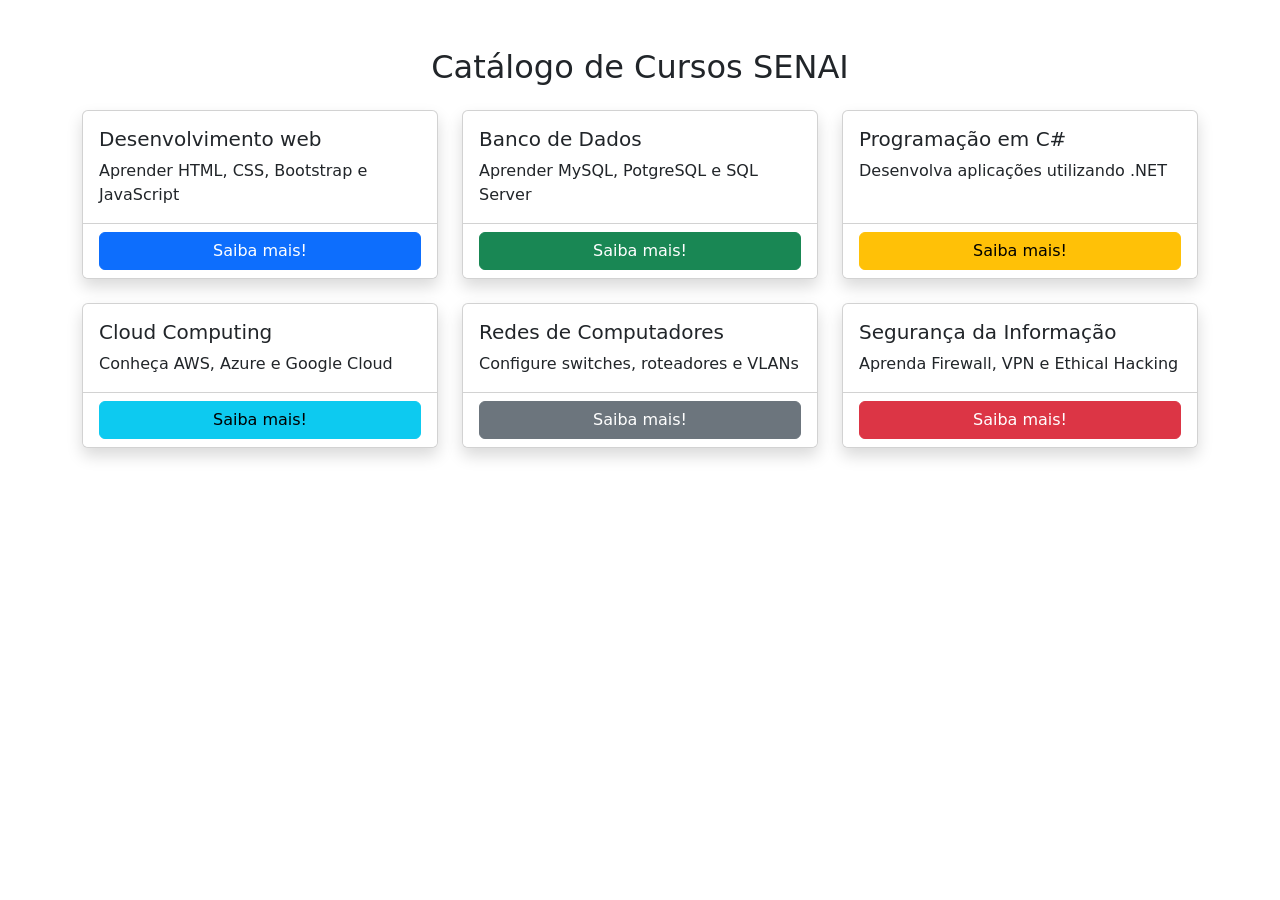
<file: Bootstrap/aula02/reverexercicio.html>
<!DOCTYPE html>
<html lang="pt-br">
<head>
    <meta charset="UTF-8">
    <meta name="viewport" content="width=device-width, initial-scale=1.0">
    <title>Exercicio</title>
    <link href="https://cdn.jsdelivr.net/npm/bootstrap@5.3.8/dist/css/bootstrap.min.css" rel="stylesheet" integrity="sha384-sRIl4kxILFvY47J16cr9ZwB07vP4J8+LH7qKQnuqkuIAvNWLzeN8tE5YBujZqJLB" crossorigin="anonymous">
</head>
<body>
    <!-- OBJETIVO 
     Você foi contratado para criar a página inicial de um catálogo 
     de cursos utilizando Bootstrap.
     
     COMPLETE AS CLASSES DO BOOSTTRAP PARA QUE:
     
     O container fique centralizado.
     Os cards tenham espaçamento entre si.
     Mobile: 1 card por linha.
     Tablet: 2 cards por linha.
     Desktop: 3 cards por linha.
     Todos os cards tenham a mesma altura.
     Os botões ocupem toda a largura do card. -->

     <div class="container mt-5">

        <h2 class="text-center mb-4">Catálogo de Cursos SENAI</h2>

        <div class="row g-4">

            <!-- CARD 1 -->
             <div class="col-12 col-md-6 col-lg-4">
                <div class="card h-100 shadow">
                    <div class="card-body">
                        <h5 class="card-title">
                            Desenvolvimento web
                        </h5>
                        <p class="card-text">
                            Aprender HTML, CSS, Bootstrap e JavaScript
                        </p>
                    </div>
                    <div class="card-footer bg-white borde-0">
                        <button class="btn btn-primary w-100">
                            Saiba mais! 
                        </button>
                    </div>
                </div>                
             </div>
            <!-- FIM CARD 1 -->

            <!-- CARD 2 -->
              <div class="col-12 col-md-6 col-lg-4">
                <div class="card h-100 shadow">
                    <div class="card-body">
                        <h5 class="card-title">
                            Banco de Dados
                        </h5>
                        <p class="card-text">
                            Aprender MySQL, PotgreSQL e SQL Server 
                        </p>
                    </div>
                    <div class="card-footer bg-white borde-0">
                        <button class="btn btn-success w-100">
                            Saiba mais! 
                        </button>
                    </div>
                </div>                
             </div>
            <!-- FIM CARD 2 -->

            <!-- CARD 3 -->
              <div class="col-12 col-md-6 col-lg-4">
                <div class="card h-100 shadow">
                    <div class="card-body">
                        <h5 class="card-title">
                            Programação em C#
                        </h5>
                        <p class="card-text">
                            Desenvolva aplicações utilizando .NET 
                        </p>
                    </div>
                    <div class="card-footer bg-white borde-0">
                        <button class="btn btn-warning w-100">
                            Saiba mais! 
                        </button>
                    </div>
                </div>                
             </div>
            <!-- FIM CARD 3 -->

            <!-- CARD 4 -->
             <div class="col-12 col-md-6 col-lg-4">
                <div class="card h-100 shadow">
                    <div class="card-body">
                        <h5 class="card-title">
                            Cloud Computing
                        </h5>
                        <p class="card-text">
                            Conheça AWS, Azure e Google Cloud
                        </p>
                    </div>
                    <div class="card-footer bg-white borde-0">
                        <button class="btn btn-info w-100">
                            Saiba mais! 
                        </button>
                    </div>
                </div>                
             </div>
            <!-- FIM CARD 4 -->

            <!-- CARD 5 -->
              <div class="col-12 col-md-6 col-lg-4">
                <div class="card h-100 shadow">
                    <div class="card-body">
                        <h5 class="card-title">
                            Redes de Computadores
                        </h5>
                        <p class="card-text">
                            Configure switches, roteadores e VLANs 
                        </p>
                    </div>
                    <div class="card-footer bg-white borde-0">
                        <button class="btn btn-secondary w-100">
                            Saiba mais! 
                        </button>
                    </div>
                </div>                
             </div>
            <!-- FIM CARD 5 -->

            <!-- CARD 6 -->
              <div class="col-12 col-md-6 col-lg-4">
                <div class="card h-100 shadow">
                    <div class="card-body">
                        <h5 class="card-title">
                            Segurança da Informação
                        </h5>
                        <p class="card-text">
                            Aprenda Firewall, VPN e Ethical Hacking 
                        </p>
                    </div>
                    <div class="card-footer bg-white borde-0">
                        <button class="btn btn-danger w-100">
                            Saiba mais! 
                        </button>
                    </div>
                </div>                
             </div>
            <!-- FIM CARD 6 -->
             
        </div>
     </div>


</body>
</html>
</file>
<file: Bootstrap/aula07/style.css>
.a{
    font-size: 40px;
}

.bi-camera-reels-fill{
    font-size: 300px;
}

.bi-currency-bitcoin{
    font-size: 500px;
}

.bi-unity{
    font-size: 175px;
}
</file>
